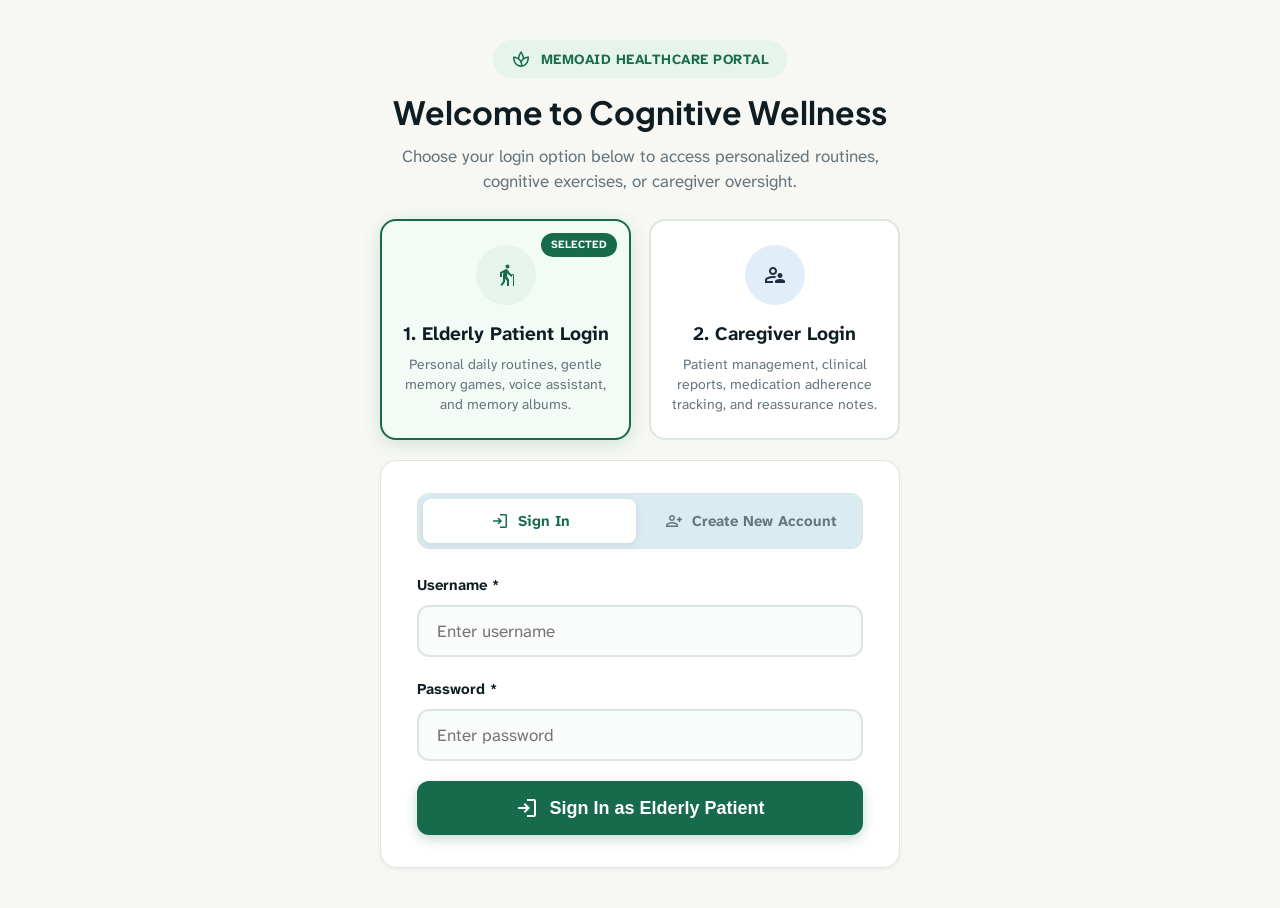
<file: web/index.html>
<!DOCTYPE html>
<html lang="en">
<head>
  <meta charset="utf-8">
  <meta name="viewport" content="width=device-width, initial-scale=1.0">
  <title>MEMOAID - Cognitive Wellness Platform</title>
  <meta name="description" content="A restorative, dignified, and ultra-legible digital sanctuary for cognitive care and caregiver oversight.">
  <link rel="stylesheet" href="styles.css">
</head>
<body class="auth-locked">

  <!-- Fixed 280px Left Sidebar -->
  <aside class="sidebar" id="sidebar">
    <div>
      <div class="sidebar-header">
        <div class="brand-icon-box">
          <span class="material-symbols-outlined">spa</span>
        </div>
        <div>
          <div class="brand-title">MEMOAID</div>
          <span class="brand-subtitle">Cognitive Wellness</span>
        </div>
      </div>

      <nav class="sidebar-nav" id="mainNav">
        <button class="nav-item" data-target="elderly-view" data-role="elderly" id="nav-home">
          <span class="material-symbols-outlined">home</span>
          <span>Home (Participant)</span>
        </button>
        <button class="nav-item" data-target="caregiver-view" data-role="caregiver" id="nav-caregiver">
          <span class="material-symbols-outlined">supervisor_account</span>
          <span>Caregiver Overview</span>
        </button>
        <button class="nav-item" data-target="games-view" data-role="elderly" id="nav-games">
          <span class="material-symbols-outlined">extension</span>
          <span>Cognitive Games</span>
        </button>
        <button class="nav-item" data-target="progress-view" data-role="elderly" id="nav-progress">
          <span class="material-symbols-outlined">trending_up</span>
          <span>My Progress</span>
        </button>
        <button class="nav-item" data-target="memory-view" data-role="elderly" id="nav-memory">
          <span class="material-symbols-outlined">psychology</span>
          <span>Memory Assistant</span>
        </button>
        <button class="nav-item" data-target="routine-view" data-role="elderly" id="nav-routine">
          <span class="material-symbols-outlined">calendar_today</span>
          <span>Daily Routine</span>
        </button>
        <button class="nav-item" data-target="settings-view" data-role="all" id="nav-settings">
          <span class="material-symbols-outlined">accessibility_new</span>
          <span>Settings</span>
        </button>
        <button class="nav-item active" data-target="login-view" data-role="all" id="nav-login">
          <span class="material-symbols-outlined">login</span>
          <span id="navLoginText">Sign In / Role</span>
        </button>
      </nav>
    </div>

    <div class="sidebar-footer">
      <div class="user-profile-badge" id="profileBadge">
        <img class="profile-avatar" src="data:image/svg+xml;utf8,<svg xmlns='http://www.w3.org/2000/svg' width='100' height='100' viewBox='0 0 100 100'><circle cx='50' cy='50' r='50' fill='%23176B4D'/><text x='50%25' y='55%25' text-anchor='middle' dominant-baseline='middle' fill='%23FFFFFF' font-family='sans-serif' font-weight='700' font-size='38'>NV</text></svg>" alt="User Profile" id="profileImg">
        <div style="flex: 1; min-width: 0;">
          <div class="profile-name" id="profileName">Guest User</div>
          <div class="profile-role" id="profileRoleLabel">
            <span class="role-dot"></span>
            <span id="roleText">Not Signed In</span>
          </div>
        </div>
      </div>
      <button class="btn-switch-view" id="btnSwitchPerspective" type="button">
        <span class="material-symbols-outlined">swap_horiz</span>
        <span id="switchBtnText">Switch to Participant</span>
      </button>
    </div>
  </aside>

  <!-- Main Content Shell -->
  <div class="main-wrapper">
    <!-- Top Header -->
    <header class="top-header">
      <div class="header-status">
        <span class="material-symbols-outlined" style="color: var(--primary);">schedule</span>
        <span id="liveClockText"></span>
        <script>
          (function() {
            function getRoutine(h) {
              if (h >= 5 && h < 9) return 'Calm Morning Routine';
              if (h >= 9 && h < 12) return 'Morning Activity Session';
              if (h >= 12 && h < 14) return 'Midday Rest & Lunch';
              if (h >= 14 && h < 17) return 'Afternoon Exercise';
              if (h >= 17 && h < 19) return 'Evening Wind-Down';
              if (h >= 19 && h < 21) return 'Night Memory Reflection';
              return 'Rest & Sleep Time';
            }
            var d = new Date(), h = d.getHours(), m = String(d.getMinutes()).padStart(2, '0');
            var ap = h >= 12 ? 'PM' : 'AM', h12 = h % 12 || 12;
            var el = document.getElementById('liveClockText');
            if (el) el.textContent = 'Today, ' + h12 + ':' + m + ' ' + ap + ' • ' + getRoutine(h);
          })();
        </script>
      </div>

      <div class="header-actions">
        <button class="btn-voice" id="btnHeaderAuth" type="button" aria-label="Sign In / Account" onclick="switchTab('login-view')">
          <span class="material-symbols-outlined" style="color: var(--primary);">account_circle</span>
          <span id="headerAuthText">Sign In</span>
        </button>
        <button class="btn-voice" id="btnVoiceAssistant" type="button" aria-label="Voice Assistant">
          <span class="material-symbols-outlined" style="color: var(--primary);">mic</span>
          <span>Voice Assistant</span>
        </button>
        <button class="btn-emergency" id="btnEmergencyHelp" type="button" aria-label="Emergency Help">
          <span class="material-symbols-outlined">emergency</span>
          <span>Emergency Help</span>
        </button>
      </div>
    </header>

    <!-- Content Workspace -->
    <main class="content-area">

      <!-- ============================================================== -->
      <!-- VIEW 0: DUAL-ROLE LOGIN & AUTHENTICATION (User Requirement #1) -->
      <!-- ============================================================== -->
      <section class="view-section active" id="view-login-view">
        <div class="auth-page-container">
          <div class="auth-header-card">
            <div class="auth-brand-badge">
              <span class="material-symbols-outlined" style="font-size: 20px;">spa</span>
              <span>MEMOAID HEALTHCARE PORTAL</span>
            </div>
            <h1 class="auth-title">Welcome to Cognitive Wellness</h1>
            <p class="auth-subtitle">Choose your login option below to access personalized routines, cognitive exercises, or caregiver oversight.</p>
          </div>

          <!-- Role Selection Cards: 1. Elderly Patient Login, 2. Caregiver Login -->
          <div class="role-selection-grid">
            <div class="role-card active" id="roleCardElderly" onclick="selectLoginRole('elderly')" role="button" tabindex="0" aria-label="1. Elderly Patient Login">
              <div class="role-icon-box elderly">
                <span class="material-symbols-outlined">elderly</span>
              </div>
              <div class="role-card-name">1. Elderly Patient Login</div>
              <div class="role-card-desc">Personal daily routines, gentle memory games, voice assistant, and memory albums.</div>
            </div>

            <div class="role-card" id="roleCardCaregiver" onclick="selectLoginRole('caregiver')" role="button" tabindex="0" aria-label="2. Caregiver Login">
              <div class="role-icon-box caregiver">
                <span class="material-symbols-outlined">supervisor_account</span>
              </div>
              <div class="role-card-name">2. Caregiver Login</div>
              <div class="role-card-desc">Patient management, clinical reports, medication adherence tracking, and reassurance notes.</div>
            </div>
          </div>

          <!-- Auth Form Card -->
          <div class="auth-card">
            <div id="authAlertBox" style="display: none;" class="auth-alert-box"></div>

            <!-- Mode Switcher: Sign In vs Create Account -->
            <div class="auth-tab-bar" role="tablist" aria-label="Authentication Mode">
              <button type="button" id="tabSignIn" class="auth-mode-tab active" onclick="setAuthMode('login')" role="tab" aria-selected="true">
                <span class="material-symbols-outlined" style="font-size: 20px;">login</span>
                <span>Sign In</span>
              </button>
              <button type="button" id="tabRegister" class="auth-mode-tab" onclick="setAuthMode('register')" role="tab" aria-selected="false">
                <span class="material-symbols-outlined" style="font-size: 20px;">person_add</span>
                <span>Create New Account</span>
              </button>
            </div>

            <form id="authLoginForm" onsubmit="handleAuthSubmit(event)">
              <div class="form-group">
                <label class="form-label" for="loginUsername">Username *</label>
                <input type="text" id="loginUsername" class="form-input" placeholder="Enter username" required autocomplete="username">
              </div>

              <div class="form-group" id="groupFullName" style="display: none;">
                <label class="form-label" for="loginFullName">Full Name *</label>
                <input type="text" id="loginFullName" class="form-input" placeholder="e.g. John Doe">
              </div>

              <div class="form-group" id="groupAge" style="display: none;">
                <label class="form-label" for="loginAge">Age (Years)</label>
                <input type="number" id="loginAge" class="form-input" placeholder="e.g. 72" min="1" max="120">
              </div>

              <div class="form-group">
                <label class="form-label" for="loginPassword">Password *</label>
                <input type="password" id="loginPassword" class="form-input" placeholder="Enter password" required autocomplete="current-password">
              </div>

              <button type="submit" class="auth-btn-submit" id="btnSubmitAuth">
                <span class="material-symbols-outlined" id="authBtnSubmitIcon">login</span>
                <span id="authBtnSubmitText">Sign In as Elderly Patient</span>
              </button>
            </form>
          </div>
        </div>
      </section>

      <!-- ============================================================== -->
      <!-- VIEW 1: CAREGIVER OVERVIEW (Default) -->
      <!-- ============================================================== -->
      <section class="view-section" id="view-caregiver-view">
        <!-- Context & Action Bar -->
        <div class="context-bar">
          <div>
            <div class="portal-tag">
              <span>Caregiver Oversight Portal</span>
              <span class="pulse-dot"></span>
              <span style="color: var(--primary);">Live Syncing</span>
            </div>

            <!-- Participant Pill -->
            <div class="participant-selector" id="caregiverActivePatientSelector">
              <img class="participant-img" id="caregiverActivePatientAvatar" src="data:image/svg+xml;utf8,<svg xmlns='http://www.w3.org/2000/svg' width='100' height='100' viewBox='0 0 100 100'><circle cx='50' cy='50' r='50' fill='%23176B4D'/><text x='50%25' y='55%25' text-anchor='middle' dominant-baseline='middle' fill='%23FFFFFF' font-family='sans-serif' font-weight='700' font-size='38'>PT</text></svg>" alt="Active Participant">
              <div>
                <div class="participant-name" id="caregiverActivePatientName">Loading Patient...</div>
                <div class="participant-status" id="caregiverActivePatientStatus">
                  <span class="pulse-dot"></span>
                  <span>Active Monitored</span>
                </div>
              </div>
            </div>
          </div>

          <div style="display: flex; gap: 12px; align-items: center; flex-wrap: wrap;">
            <button class="btn-primary" id="btnOpenAddPatient" onclick="openAddPatientModal()" type="button">
              <span class="material-symbols-outlined">person_add</span>
              <span>Add Patient</span>
            </button>
            <button class="btn-secondary" id="btnAuditLog" type="button">
              <span class="material-symbols-outlined" style="color: var(--secondary);">history_edu</span>
              <span>View Audit Log</span>
            </button>
            <button class="btn-primary" id="btnShareClinician" type="button">
              <span class="material-symbols-outlined">ios_share</span>
              <span>Share with Clinician</span>
            </button>
          </div>
        </div>

        <!-- ============================================================== -->
        <!-- CAREGIVER PATIENT MANAGEMENT (User Requirement #2)            -->
        <!-- ============================================================== -->
        <section class="card patient-management-card" id="caregiverPatientManagementSection">
          <div style="display: flex; justify-content: space-between; align-items: center; flex-wrap: wrap; gap: 14px;">
            <div>
              <div style="display: flex; align-items: center; gap: 10px;">
                <h2 style="display: flex; align-items: center; gap: 8px;">
                  <span class="material-symbols-outlined" style="color: var(--primary);">groups</span>
                  <span>Patient Management</span>
                </h2>
                <span class="badge-done" id="caregiverPatientCountBadge">1 Patient</span>
              </div>
              <p style="color: var(--text-muted); font-size: 14px; margin-top: 4px;">
                Manage participant profiles under your care. Select a patient to view their cognitive progress or add a new patient.
              </p>
            </div>
            <button class="btn-primary" onclick="openAddPatientModal()" type="button">
              <span class="material-symbols-outlined">add</span>
              <span>Add Patient</span>
            </button>
          </div>

          <!-- Patient Cards Grid -->
          <div class="patient-card-grid" id="caregiverPatientsGrid">
            <!-- Dynamically rendered by app.js -->
          </div>

          <!-- Empty State (Shown when Caregiver has 0 patients) -->
          <div class="patient-empty-state" id="caregiverNoPatients" style="display: none;">
            <div class="empty-state-icon">
              <span class="material-symbols-outlined" style="font-size: 40px; color: var(--secondary);">group_off</span>
            </div>
            <h3 style="font-size: 18px; margin-bottom: 6px;">No Patients Currently Assigned</h3>
            <p style="color: var(--text-muted); font-size: 14px; max-width: 440px; margin: 0 auto 16px;">
              You do not have any elderly participants registered under your care. Click below to add your first patient profile.
            </p>
            <button class="btn-primary" onclick="openAddPatientModal()" type="button" style="margin: 0 auto;">
              <span class="material-symbols-outlined">person_add</span>
              <span>Add Your First Patient</span>
            </button>
          </div>
        </section>

        <!-- 4-Metric KPI Grid -->
        <div class="metrics-grid">
          <!-- Metric 1: Activities Completed -->
          <div class="metric-card">
            <div class="metric-top">
              <span class="metric-label">Activities Completed</span>
              <div class="metric-icon-box green">
                <span class="material-symbols-outlined">task_alt</span>
              </div>
            </div>
            <div>
              <div class="metric-value" id="metricActivitiesVal">0 <span style="font-size: 15px; color: var(--text-muted); font-weight: 400;">/ 15 weekly</span></div>
              <div class="metric-pill green" id="metricActivitiesPill">
                <span class="material-symbols-outlined" style="font-size: 16px;">trending_up</span>
                <span id="metricActivitiesPillText">Starting fresh (0%)</span>
              </div>
            </div>
            <div class="metric-progress">
              <div class="metric-progress-bar" id="metricActivitiesBar" style="width: 0%; background-color: var(--primary);"></div>
            </div>
          </div>

          <!-- Metric 2: Average Recall Score -->
          <div class="metric-card">
            <div class="metric-top">
              <span class="metric-label">Average Recall Score</span>
              <div class="metric-icon-box blue">
                <span class="material-symbols-outlined">psychology</span>
              </div>
            </div>
            <div>
              <div class="metric-value" id="metricRecallVal">0%</div>
              <div class="metric-pill green" id="metricRecallPill">
                <span class="material-symbols-outlined" style="font-size: 16px;">arrow_upward</span>
                <span id="metricRecallPillText">No sessions yet</span>
              </div>
            </div>
            <div class="metric-progress">
              <div class="metric-progress-bar" id="metricRecallBar" style="width: 0%; background-color: var(--primary);"></div>
            </div>
          </div>

          <!-- Metric 3: Current Streak -->
          <div class="metric-card">
            <div class="metric-top">
              <span class="metric-label">Current Streak</span>
              <div class="metric-icon-box amber">
                <span class="material-symbols-outlined">local_fire_department</span>
              </div>
            </div>
            <div>
              <div class="metric-value" id="metricStreakVal">0 Days</div>
              <div class="metric-pill amber" id="metricStreakPill">
                <span class="material-symbols-outlined" style="font-size: 16px;">verified</span>
                <span id="metricStreakPillText">Start your streak today</span>
              </div>
            </div>
            <div class="metric-progress">
              <div class="metric-progress-bar" id="metricStreakBar" style="width: 0%; background-color: var(--tertiary-container);"></div>
            </div>
          </div>

          <!-- Metric 4: Last Interaction -->
          <div class="metric-card">
            <div class="metric-top">
              <span class="metric-label">Last Interaction</span>
              <div class="metric-icon-box slate">
                <span class="material-symbols-outlined">update</span>
              </div>
            </div>
            <div>
              <div class="metric-value" id="metricLastInteractionVal" style="font-size: 20px; padding-top: 6px;">No interactions yet</div>
              <div style="font-size: 14px; color: var(--secondary); margin-top: 8px; display: flex; align-items: center; gap: 6px;">
                <span style="width: 7px; height: 7px; border-radius: 50%; background-color: var(--primary);"></span>
                <span id="metricLastInteractionSub">Play a game or complete a routine to begin</span>
              </div>
            </div>
            <div class="metric-progress">
              <div class="metric-progress-bar" id="metricLastInteractionBar" style="width: 0%; background-color: var(--secondary);"></div>
            </div>
          </div>
        </div>

        <!-- 2-Column Dashboard Layout -->
        <div class="dashboard-grid">
          <!-- Left Column -->
          <div style="display: flex; flex-direction: column; gap: 28px;">
            <!-- Weekly Cognitive Trends -->
            <div class="card">
              <div style="display: flex; justify-content: space-between; align-items: flex-start; margin-bottom: 20px;">
                <div>
                  <h2>Weekly Cognitive Trends</h2>
                  <p style="color: var(--text-muted); font-size: 14px;">Assessment results averaged over the past 7 days</p>
                </div>
                <span style="padding: 4px 12px; background-color: var(--surface-container); border-radius: 9999px; font-size: 13px; font-weight: 600;">Past 7 Days</span>
              </div>

              <!-- Trend 1 -->
              <div class="trend-row">
                <div class="trend-info">
                  <span class="trend-title">
                    <span class="material-symbols-outlined" style="color: var(--primary);">cognition</span>
                    Memory &amp; Recall Retention
                  </span>
                  <span class="trend-val" id="trendMemoryVal" style="color: var(--primary);">0%</span>
                </div>
                <div class="trend-bar-bg">
                  <div class="trend-bar-fill" id="trendMemoryBar" style="width: 0%; background-color: var(--primary);"></div>
                </div>
                <div class="trend-desc" id="trendMemoryDesc">No memory exercises recorded yet</div>
              </div>

              <!-- Trend 2 -->
              <div class="trend-row">
                <div class="trend-info">
                  <span class="trend-title">
                    <span class="material-symbols-outlined" style="color: var(--secondary);">filter_center_focus</span>
                    Sustained Attention &amp; Focus
                  </span>
                  <span class="trend-val" id="trendAttentionVal" style="color: var(--secondary);">0%</span>
                </div>
                <div class="trend-bar-bg">
                  <div class="trend-bar-fill" id="trendAttentionBar" style="width: 0%; background-color: var(--secondary);"></div>
                </div>
                <div class="trend-desc" id="trendAttentionDesc">No spatial or attention games recorded yet</div>
              </div>

              <!-- Trend 3 -->
              <div class="trend-row">
                <div class="trend-info">
                  <span class="trend-title">
                    <span class="material-symbols-outlined" style="color: var(--primary-fixed-dim);">translate</span>
                    Language &amp; Semantic Fluency
                  </span>
                  <span class="trend-val" id="trendLanguageVal" style="color: var(--primary);">0%</span>
                </div>
                <div class="trend-bar-bg">
                  <div class="trend-bar-fill" id="trendLanguageBar" style="width: 0%; background-color: var(--primary);"></div>
                </div>
                <div class="trend-desc" id="trendLanguageDesc">No word exercises recorded yet</div>
              </div>

              <!-- Trend 4 -->
              <div class="trend-row">
                <div class="trend-info">
                  <span class="trend-title">
                    <span class="material-symbols-outlined" style="color: var(--tertiary-container);">account_tree</span>
                    Executive Function &amp; Problem Solving
                  </span>
                  <span class="trend-val" id="trendExecutiveVal" style="color: var(--tertiary);">0%</span>
                </div>
                <div class="trend-bar-bg">
                  <div class="trend-bar-fill" id="trendExecutiveBar" style="width: 0%; background-color: var(--tertiary-container);"></div>
                </div>
                <div class="trend-desc" id="trendExecutiveDesc">No pattern exercises recorded yet</div>
              </div>

              <!-- Clinician Summary Note -->
              <div class="clinician-strip">
                <div style="display: flex; align-items: center; gap: 12px;">
                  <div style="width: 38px; height: 38px; border-radius: 50%; background: var(--primary-fixed); display: flex; align-items: center; justify-content: center; color: var(--primary);">
                    <span class="material-symbols-outlined">insights</span>
                  </div>
                  <div>
                    <div style="font-weight: 600; font-size: 14px;">Clinician Summary Note</div>
                    <div style="font-size: 13px; color: var(--text-muted);">Dr. Martinez verified overall stability. Next scheduled sync: June 4.</div>
                  </div>
                </div>
                <button class="btn-secondary" style="min-height: 38px; padding: 6px 14px; font-size: 13px;" id="btnOpenClinicianModal">Read Note</button>
              </div>
            </div>

            <!-- Recent Participant Activity Audit Log -->
            <div class="card">
              <div style="display: flex; justify-content: space-between; align-items: center; margin-bottom: 16px;">
                <div>
                  <h2>Recent Participant Activity</h2>
                  <p style="color: var(--text-muted); font-size: 14px;">Chronological interaction history and verification</p>
                </div>
                <span style="font-size: 13px; color: var(--primary); font-weight: 600;">Live Auto-Update</span>
              </div>

              <div class="activity-list" id="caregiverRecentActivityList">
                <!-- Activity 1 -->
                <div class="activity-item">
                  <div class="activity-left">
                    <div class="activity-icon-box">
                      <span class="material-symbols-outlined">spellcheck</span>
                    </div>
                    <div>
                      <div class="activity-name">Word Recall Match (Level 3)</div>
                      <div class="activity-meta">Today • 10:45 AM • Duration 8m 12s</div>
                    </div>
                  </div>
                  <div class="activity-right">
                    <div>
                      <div class="activity-score">Score: 92/100</div>
                      <div class="activity-meta">Zero hint used</div>
                    </div>
                    <span class="material-symbols-outlined" style="color: var(--primary);">check_circle</span>
                  </div>
                </div>

                <!-- Activity 2 -->
                <div class="activity-item">
                  <div class="activity-left">
                    <div class="activity-icon-box">
                      <span class="material-symbols-outlined">medication</span>
                    </div>
                    <div>
                      <div class="activity-name">Morning Blood Pressure Medication</div>
                      <div class="activity-meta">Today • 08:30 AM • Verified via Voice Prompt</div>
                    </div>
                  </div>
                  <div class="activity-right">
                    <div>
                      <div class="activity-score">Confirmed</div>
                      <div class="activity-meta">On schedule</div>
                    </div>
                    <span class="material-symbols-outlined" style="color: var(--primary);">check_circle</span>
                  </div>
                </div>

                <!-- Activity 3 -->
                <div class="activity-item">
                  <div class="activity-left">
                    <div class="activity-icon-box">
                      <span class="material-symbols-outlined" style="color: var(--secondary);">directions_walk</span>
                    </div>
                    <div>
                      <div class="activity-name">Garden Morning Walk Routine</div>
                      <div class="activity-meta">Today • 07:45 AM • 24 mins recorded</div>
                    </div>
                  </div>
                  <div class="activity-right">
                    <div>
                      <div class="activity-score" style="color: var(--on-surface);">Completed</div>
                      <div class="activity-meta">1,420 steps</div>
                    </div>
                    <span class="material-symbols-outlined" style="color: var(--primary);">check_circle</span>
                  </div>
                </div>

                <!-- Activity 4 -->
                <div class="activity-item">
                  <div class="activity-left">
                    <div class="activity-icon-box">
                      <span class="material-symbols-outlined" style="color: var(--primary);">view_quilt</span>
                    </div>
                    <div>
                      <div class="activity-name">Spatial Tile Ordering Puzzle</div>
                      <div class="activity-meta">Yesterday • 04:15 PM • Duration 12m 40s</div>
                    </div>
                  </div>
                  <div class="activity-right">
                    <div>
                      <div class="activity-score" style="color: var(--on-surface);">Score: 84/100</div>
                      <div class="activity-meta">1 audio prompt</div>
                    </div>
                    <span class="material-symbols-outlined" style="color: var(--primary);">check_circle</span>
                  </div>
                </div>
              </div>
            </div>
          </div>

          <!-- Right Column -->
          <div style="display: flex; flex-direction: column; gap: 28px;">
            <!-- Daily Adherence Checklist -->
            <div class="card">
              <div style="display: flex; justify-content: space-between; align-items: center;">
                <div>
                  <h2>Daily Adherence</h2>
                  <p style="color: var(--text-muted); font-size: 14px;">Live routine completion monitoring</p>
                </div>
                <span class="badge-done adherence-pct-pill" style="font-size: 13px;">75% Complete</span>
              </div>

              <div class="routine-list" id="caregiverRoutineList">
                <div class="routine-item">
                  <div style="display: flex; align-items: center; gap: 12px;">
                    <div class="routine-check-box">
                      <span class="material-symbols-outlined" style="font-size: 18px;">check</span>
                    </div>
                    <div>
                      <div style="font-weight: 600; font-size: 15px;">Morning Garden Walk</div>
                      <div style="font-size: 13px; color: var(--text-muted);">7:30 AM • Recorded</div>
                    </div>
                  </div>
                  <span class="badge-done">Done</span>
                </div>
              </div>
            </div>

            <!-- Stored Memory Anchors -->
            <div class="card">
              <div style="display: flex; justify-content: space-between; align-items: center;">
                <div>
                  <h2>Stored Memory Anchors</h2>
                  <p style="color: var(--text-muted); font-size: 14px;">Active familiar memory prompts logged</p>
                </div>
                <button class="btn-secondary" style="min-height: 36px; padding: 6px 12px; font-size: 13px;" id="btnAddMemoryAnchor" onclick="openAddMemoryModal()">
                  <span class="material-symbols-outlined" style="font-size: 18px; color: var(--primary);">add_photo_alternate</span>
                  <span>Add New</span>
                </button>
              </div>

              <div class="memories-grid" id="caregiverMemoryThumbs">
              </div>

              <div style="display: flex; justify-content: space-between; align-items: center; margin-top: 14px; font-size: 13px; color: var(--text-muted);">
                <span>Last recall prompt tested 2 days ago</span>
                <span style="color: var(--primary); font-weight: 600;">96% Recognition</span>
              </div>
            </div>

            <!-- Caregiver Reassurance Box -->
            <div class="caregiver-action-card">
              <div style="display: flex; align-items: center; gap: 8px; margin-bottom: 8px;">
                <span class="material-symbols-outlined" style="color: var(--primary); font-size: 26px;">favorite</span>
                <h3>Caregiver Actions &amp; Reassurance</h3>
              </div>
              <p style="color: var(--text-muted); font-size: 14px; margin-bottom: 16px;" id="caregiverReassuranceDesc">
                Send a digital note that will appear gently on the participant's home screen, or adjust reminder schedules.
              </p>
              <div style="display: flex; flex-direction: column; gap: 10px;">
                <button class="btn-primary" style="width: 100%; justify-content: center;" id="btnLeaveNote">
                  <span class="material-symbols-outlined">sticky_note_2</span>
                  <span id="btnLeaveWarmNoteText">Leave a Warm Reassurance Note</span>
                </button>
                <button class="btn-secondary" style="width: 100%; justify-content: center;" id="btnUpdateReminders">
                  <span class="material-symbols-outlined" style="color: var(--secondary);">notifications_active</span>
                  <span>Update Medication Reminders</span>
                </button>
              </div>
            </div>
          </div>
        </div>
      </section>

      <!-- ============================================================== -->
      <!-- VIEW 2: PARTICIPANT / ELDERLY DASHBOARD -->
      <!-- ============================================================== -->
      <section class="view-section" id="view-elderly-view">
        <div style="margin-bottom: 24px; display: flex; justify-content: space-between; align-items: center; flex-wrap: wrap; gap: 16px;">
          <div>
            <h1 style="font-size: 34px; margin-bottom: 6px;" id="elderlyGreetingTitle">Good morning ☀️</h1>
            <p style="color: var(--text-muted); font-size: 18px;">Let's make today's memory journey joyful, calm, and reassuring.</p>
          </div>
          <button class="btn-elderly-caregiver-overview" id="btnElderlyCaregiverOverview" onclick="openCaregiverOverviewFromElderly()" type="button" aria-label="View Caregiver Overview" style="display: none;">
            <span class="material-symbols-outlined">supervisor_account</span>
            <span>Caregiver Overview</span>
          </button>
        </div>

        <!-- Live Warm Caregiver Note Banner -->
        <div id="elderlyWarmNoteContainer"></div>

        <!-- Participant Daily Highlight Banner -->
        <div class="card" style="background: linear-gradient(135deg, #176B4D 0%, #1F3042 100%); color: #ffffff; padding: 32px; margin-bottom: 28px;">
          <div style="display: flex; justify-content: space-between; align-items: center; flex-wrap: wrap; gap: 20px;">
            <div style="max-width: 620px;">
              <span style="background: rgba(255,255,255,0.18); padding: 4px 12px; border-radius: 9999px; font-size: 13px; font-weight: 600; text-transform: uppercase;">Daily Recommended</span>
              <h2 style="color: #ffffff; font-size: 26px; margin: 12px 0 8px;">Morning Garden Word Matching</h2>
              <p style="color: #E4F3FB; font-size: 16px; margin-bottom: 18px;">A 5-minute gentle memory exercise with familiar flower names and garden tools you love.</p>
              <button class="btn-primary" style="background: #A4F3CC; color: #002114; font-weight: 700;" onclick="launchCardMemoryGame()">
                <span class="material-symbols-outlined">play_arrow</span>
                <span>Play Today's Exercise</span>
              </button>
            </div>
            <div style="width: 140px; height: 140px; border-radius: 50%; background: rgba(255,255,255,0.1); display: flex; align-items: center; justify-content: center;">
              <span class="material-symbols-outlined" style="font-size: 72px; color: #A4F3CC;">psychology</span>
            </div>
          </div>
        </div>

        <!-- Participant 3-Tile Action Hub -->
        <div style="display: grid; grid-template-columns: repeat(auto-fit, minmax(280px, 1fr)); gap: 24px; margin-bottom: 32px;">
          <div class="card" style="cursor: pointer;" onclick="switchTab('games-view')">
            <div class="metric-icon-box green" style="width: 48px; height: 48px; border-radius: 12px; margin-bottom: 16px;">
              <span class="material-symbols-outlined" style="font-size: 28px;">extension</span>
            </div>
            <h3>Cognitive Games</h3>
            <p style="color: var(--text-muted); font-size: 14px; margin: 8px 0 16px;">Fun exercises to stimulate word recall, attention, and visual matching.</p>
            <span style="color: var(--primary); font-weight: 600; display: inline-flex; align-items: center; gap: 4px;">Explore 3 Games &rarr;</span>
          </div>

          <div class="card" style="cursor: pointer;" onclick="switchTab('memory-view')">
            <div class="metric-icon-box amber" style="width: 48px; height: 48px; border-radius: 12px; margin-bottom: 16px;">
              <span class="material-symbols-outlined" style="font-size: 28px;">auto_stories</span>
            </div>
            <h3>Memory Photo Album</h3>
            <p style="color: var(--text-muted); font-size: 14px; margin: 8px 0 16px;">Revisit cherished family moments, pets, and favorite places with voice stories.</p>
            <span style="color: var(--tertiary); font-weight: 600; display: inline-flex; align-items: center; gap: 4px;">View Memories &rarr;</span>
          </div>

          <div class="card" style="cursor: pointer;" onclick="switchTab('routine-view')">
            <div class="metric-icon-box blue" style="width: 48px; height: 48px; border-radius: 12px; margin-bottom: 16px;">
              <span class="material-symbols-outlined" style="font-size: 28px;">calendar_today</span>
            </div>
            <h3>Today's Routine</h3>
            <p style="color: var(--text-muted); font-size: 14px; margin: 8px 0 16px;">Gentle reminders for hydration, walking, and prescription schedules.</p>
            <span style="color: var(--secondary); font-weight: 600; display: inline-flex; align-items: center; gap: 4px;">Check Schedule &rarr;</span>
          </div>
        </div>
      </section>

      <!-- ============================================================== -->
      <!-- VIEW 3: COGNITIVE GAMES HUB -->
      <!-- ============================================================== -->
      <section class="view-section" id="view-games-view">
        <div style="margin-bottom: 24px;">
          <h1>Cognitive Training Games</h1>
          <p style="color: var(--text-muted); font-size: 16px;">Scientifically designed exercises to exercise recall, spatial reasoning, and attention.</p>
        </div>

        <div class="games-grid">
          <!-- Game 1 -->
          <div class="game-card">
            <div>
              <div class="game-icon-circle" style="background-color: var(--primary-light-bg); color: var(--primary);">
                <span class="material-symbols-outlined">style</span>
              </div>
              <h3>Card Memory Match</h3>
              <p style="color: var(--text-muted); font-size: 14px; margin: 8px 0 16px;">Flip cards to reveal matching pictures of nature, fruits, and daily items.</p>
              <div style="display: flex; gap: 8px; margin-bottom: 18px;">
                <span class="badge-done">Recall</span>
                <span class="badge-upcoming">Level 1 - 3</span>
              </div>
            </div>
            <button class="btn-primary" onclick="launchGame('Card Memory Match')">Play Game</button>
          </div>

          <!-- Game 2 -->
          <div class="game-card">
            <div>
              <div class="game-icon-circle" style="background-color: var(--secondary-container); color: var(--secondary-dark);">
                <span class="material-symbols-outlined">view_quilt</span>
              </div>
              <h3>Spatial Pattern Match</h3>
              <p style="color: var(--text-muted); font-size: 14px; margin: 8px 0 16px;">Remember the sequence of highlighted squares and repeat them comfortably.</p>
              <div style="display: flex; gap: 8px; margin-bottom: 18px;">
                <span class="badge-done">Attention</span>
                <span class="badge-upcoming">Adaptive</span>
              </div>
            </div>
            <button class="btn-primary" onclick="launchGame('Spatial Pattern Match')">Play Game</button>
          </div>

          <!-- Game 3 -->
          <div class="game-card">
            <div>
              <div class="game-icon-circle" style="background-color: var(--tertiary-fixed); color: var(--tertiary);">
                <span class="material-symbols-outlined">photo_library</span>
              </div>
              <h3>Picture Recall Quiz</h3>
              <p style="color: var(--text-muted); font-size: 14px; margin: 8px 0 16px;">Observe an image for 10 seconds, then identify which details you remember.</p>
              <div style="display: flex; gap: 8px; margin-bottom: 18px;">
                <span class="badge-done">Visual Focus</span>
                <span class="badge-upcoming">Personalized</span>
              </div>
            </div>
            <button class="btn-primary" onclick="launchGame('Picture Recall Quiz')">Play Game</button>
          </div>
        </div>
      </section>

      <!-- ============================================================== -->
      <!-- VIEW 4: MY PROGRESS -->
      <!-- ============================================================== -->
      <section class="view-section" id="view-progress-view">
        <div style="margin-bottom: 24px;">
          <h1>Cognitive Progress &amp; Milestones</h1>
          <p style="color: var(--text-muted); font-size: 16px;">Longitudinal tracking across memory stability, reaction speed, and daily engagement.</p>
        </div>

        <div class="card" style="margin-bottom: 24px;">
          <h3>30-Day Cognitive Vitality Score</h3>
          <p style="color: var(--text-muted); font-size: 14px; margin-bottom: 20px;">Aggregated across memory games, routine responses, and speech clarity.</p>
          <div style="display: flex; align-items: baseline; gap: 12px;">
            <div style="font-family: var(--font-headline); font-size: 48px; font-weight: 700; color: var(--primary);" id="progressVitalityScore">0.0</div>
            <span class="badge-done" style="font-size: 14px;" id="progressVitalityBadge">New Profile • No sessions yet</span>
          </div>
          <div class="metric-progress" style="height: 10px; margin-top: 16px;">
            <div class="metric-progress-bar" id="progressVitalityBar" style="width: 0%; background-color: var(--primary);"></div>
          </div>
        </div>

        <div class="card">
          <h3>Recent Cognitive Milestones</h3>
          <div class="activity-list" style="margin-top: 14px;" id="progressMilestonesList">
            <div class="activity-item">
              <div class="activity-left">
                <div class="activity-icon-box" style="background-color: var(--surface-container); color: var(--secondary);">
                  <span class="material-symbols-outlined">flag</span>
                </div>
                <div>
                  <div class="activity-name">Welcome to Cognitive Wellness</div>
                  <div class="activity-meta">Play your first cognitive training game to unlock your milestones!</div>
                </div>
              </div>
              <span class="badge-upcoming">Get Started</span>
            </div>
          </div>
        </div>
      </section>

      <!-- ============================================================== -->
      <!-- VIEW 5: MEMORY ASSISTANT & ANCHORS -->
      <!-- ============================================================== -->
      <section class="view-section" id="view-memory-view">
        <div style="margin-bottom: 24px; display: flex; justify-content: space-between; align-items: center;">
          <div>
            <h1>Memory Anchors &amp; Stories</h1>
            <p style="color: var(--text-muted); font-size: 16px;">Personal photos and memories used to gently reinforce recall and emotional grounding.</p>
          </div>
          <button class="btn-primary" onclick="openAddMemoryModal()">
            <span class="material-symbols-outlined">add_photo_alternate</span>
            <span>Upload Memory</span>
          </button>
        </div>

        <div style="display: grid; grid-template-columns: repeat(auto-fit, minmax(300px, 1fr)); gap: 24px;" id="memoryAnchorsGallery">
          <div style="grid-column: 1 / -1; text-align: center; padding: 48px 20px; color: var(--text-muted); font-size: 15px;">
            <span class="material-symbols-outlined" style="font-size: 52px; color: var(--secondary); display: block; margin-bottom: 12px;">photo_library</span>
            <strong style="font-size: 18px; color: var(--on-surface); display: block; margin-bottom: 6px;">No Memory Anchors Uploaded Yet</strong>
            <span>Personal family photos, pets, and favorite places uploaded for this participant will appear here.</span>
          </div>
        </div>
      </section>

      <!-- ============================================================== -->
      <!-- VIEW 6: DAILY ROUTINE & REMINDERS -->
      <!-- ============================================================== -->
      <section class="view-section" id="view-routine-view">
        <div style="margin-bottom: 24px; display: flex; justify-content: space-between; align-items: center;">
          <div>
            <h1>Daily Routine &amp; Medication Schedule</h1>
            <p style="color: var(--text-muted); font-size: 16px;">Scheduled touchpoints designed to keep days structured, predictable, and stress-free.</p>
          </div>
          <button class="btn-primary" onclick="openAddReminderModal()">
            <span class="material-symbols-outlined">add</span>
            <span>Add Reminder</span>
          </button>
        </div>

        <div class="card">
          <div class="routine-list" id="interactiveRoutineList">
            <!-- Item 1 -->
            <div class="routine-item">
              <div style="display: flex; align-items: center; gap: 14px;">
                <div class="routine-check-box">
                  <span class="material-symbols-outlined" style="font-size: 20px;">check</span>
                </div>
                <div>
                  <div style="font-weight: 600; font-size: 16px;">Morning Garden Walk</div>
                  <div style="font-size: 14px; color: var(--text-muted);">07:30 AM • 24 minutes recorded (1,420 steps)</div>
                </div>
              </div>
              <span class="badge-done">Completed</span>
            </div>

            <!-- Item 2 -->
            <div class="routine-item">
              <div style="display: flex; align-items: center; gap: 14px;">
                <div class="routine-check-box">
                  <span class="material-symbols-outlined" style="font-size: 20px;">check</span>
                </div>
                <div>
                  <div style="font-weight: 600; font-size: 16px;">Blood Pressure Medication (Lisinopril 10mg)</div>
                  <div style="font-size: 14px; color: var(--text-muted);">08:30 AM • Confirmed via Voice Response</div>
                </div>
              </div>
              <span class="badge-done">Confirmed</span>
            </div>

            <!-- Item 3 -->
            <div class="routine-item">
              <div style="display: flex; align-items: center; gap: 14px;">
                <div class="routine-check-box">
                  <span class="material-symbols-outlined" style="font-size: 20px;">check</span>
                </div>
                <div>
                  <div style="font-weight: 600; font-size: 16px;">Word Recall Exercise</div>
                  <div style="font-size: 14px; color: var(--text-muted);">10:30 AM • Score 92/100</div>
                </div>
              </div>
              <span class="badge-done">Completed</span>
            </div>

            <!-- Item 4 -->
            <div class="routine-item upcoming">
              <div style="display: flex; align-items: center; gap: 14px;">
                <div class="routine-check-box pending">
                  <span class="material-symbols-outlined" style="font-size: 20px;">schedule</span>
                </div>
                <div>
                  <div style="font-weight: 600; font-size: 16px;">Afternoon Hydration &amp; Tea</div>
                  <div style="font-size: 14px; color: var(--text-muted);">02:00 PM • Prompt scheduled with gentle chime</div>
                </div>
              </div>
              <button class="btn-secondary" style="min-height: 36px; padding: 4px 12px; font-size: 13px;" onclick="markRoutineDone(this)">Mark Complete</button>
            </div>

            <!-- Item 5 -->
            <div class="routine-item upcoming">
              <div style="display: flex; align-items: center; gap: 14px;">
                <div class="routine-check-box pending">
                  <span class="material-symbols-outlined" style="font-size: 20px;">schedule</span>
                </div>
                <div>
                  <div style="font-weight: 600; font-size: 16px;">Evening Family Phone Call</div>
                  <div style="font-size: 14px; color: var(--text-muted);">06:30 PM • Evening Family / Caregiver Check-In</div>
                </div>
              </div>
              <span class="badge-upcoming">Scheduled</span>
            </div>
          </div>
        </div>
      </section>

      <!-- ============================================================== -->
      <!-- VIEW 7: SETTINGS & ACCESSIBILITY -->
      <!-- ============================================================== -->
      <section class="view-section" id="view-settings-view">
        <div style="margin-bottom: 24px;">
          <h1>Settings &amp; Accessibility (WCAG AAA)</h1>
          <p style="color: var(--text-muted); font-size: 16px;">Tailor visual readability, sound prompts, and voice speed for maximum cognitive comfort.</p>
        </div>

        <div style="display: flex; flex-direction: column; gap: 20px; max-width: 720px;">
          <!-- Account & Session Section (User Requirements #5 & #6) -->
          <div class="card" style="border: 2px solid var(--outline-border);">
            <div style="display: flex; justify-content: space-between; align-items: center; flex-wrap: wrap; gap: 14px; margin-bottom: 16px;">
              <div>
                <h3 style="display: flex; align-items: center; gap: 8px;">
                  <span class="material-symbols-outlined" style="color: var(--primary);">manage_accounts</span>
                  <span>Account &amp; Authenticated Session</span>
                </h3>
                <p style="color: var(--text-muted); font-size: 14px; margin-top: 4px;">Current session details, permissions, and logout</p>
              </div>
              <button class="btn-logout" id="btnSettingsLogout" onclick="handleLogout()" type="button" aria-label="Log Out from Session">
                <span class="material-symbols-outlined">logout</span>
                <span>Log Out</span>
              </button>
            </div>

            <div class="account-badge-card" id="settingsAccountCard">
              <div>
                <div style="font-size: 13px; text-transform: uppercase; letter-spacing: 0.5px; opacity: 0.85;" id="settingsRoleType">Session: Not Authenticated</div>
                <div style="font-size: 22px; font-weight: 700; margin: 4px 0;" id="settingsUserName">Guest User</div>
                <div style="font-size: 14px; opacity: 0.9;" id="settingsUserMeta">Sign in to access personalized data</div>
              </div>
              <div style="display: flex; gap: 10px; flex-wrap: wrap;">
                <button class="btn-secondary" style="background: rgba(255,255,255,0.18); color: #ffffff; border: 1px solid rgba(255,255,255,0.35); min-height: 42px;" onclick="switchTab('login-view')">
                  <span class="material-symbols-outlined" style="font-size: 18px;">swap_horiz</span>
                  <span>Switch Role</span>
                </button>
              </div>
            </div>
          </div>

          <!-- Caregiver Danger Zone (User Requirement #3: Account Deletion) -->
          <div class="card danger-zone-card" id="caregiverDangerZoneCard" style="display: none; border: 1.5px solid #FFDAD6; background: #FFF8F7;">
            <div style="display: flex; justify-content: space-between; align-items: center; flex-wrap: wrap; gap: 14px;">
              <div>
                <h3 style="color: #BA1A1A; display: flex; align-items: center; gap: 8px;">
                  <span class="material-symbols-outlined" style="color: #BA1A1A;">warning</span>
                  <span>Caregiver Account Deletion</span>
                </h3>
                <p style="color: var(--text-muted); font-size: 14px; margin-top: 4px;">
                  Permanently delete your caregiver account. Your assigned patients will be safely unlinked and their records preserved.
                </p>
              </div>
              <button class="btn-danger" id="btnDeleteCaregiverAccount" onclick="confirmDeleteCaregiverAccount()" type="button" aria-label="Delete Caregiver Account">
                <span class="material-symbols-outlined">delete_forever</span>
                <span>Delete Account</span>
              </button>
            </div>
          </div>

          <div class="card">
            <h3>Visual Accessibility</h3>
            <div style="margin-top: 16px; display: flex; flex-direction: column; gap: 16px;">
              <div style="display: flex; justify-content: space-between; align-items: center;">
                <div>
                  <div style="font-weight: 600;">Text Sizing Mode</div>
                  <div style="font-size: 13px; color: var(--text-muted);">Adjust baseline font scale across all panels</div>
                </div>
                <select id="textSizeSelect" style="padding: 8px 14px; border-radius: 8px; border: 1px solid var(--outline-border); font-size: 15px;">
                  <option value="standard">Standard (16px / 18px)</option>
                  <option value="large">Large (20px / 22px)</option>
                  <option value="xlarge">Extra Large (24px)</option>
                </select>
              </div>

              <div style="display: flex; justify-content: space-between; align-items: center;">
                <div>
                  <div style="font-weight: 600;">High Contrast Mode</div>
                  <div style="font-size: 13px; color: var(--text-muted);">Enforce maximum contrast borders and pure dark slate text</div>
                </div>
                <input type="checkbox" id="chkContrast" style="width: 22px; height: 22px; accent-color: var(--primary);">
              </div>
            </div>
          </div>

          <div class="card">
            <h3>Voice Assistant Preferences</h3>
            <div style="margin-top: 16px; display: flex; flex-direction: column; gap: 16px;">
              <div style="display: flex; justify-content: space-between; align-items: center;">
                <div>
                  <div style="font-weight: 600;">Speech Rate / Pacing</div>
                  <div style="font-size: 13px; color: var(--text-muted);">Unhurried, calm conversational pacing</div>
                </div>
                <select style="padding: 8px 14px; border-radius: 8px; border: 1px solid var(--outline-border); font-size: 15px;">
                  <option>Calm &amp; Gentle (0.85x speed)</option>
                  <option>Standard (1.0x speed)</option>
                </select>
              </div>
            </div>
          </div>
        </div>
      </section>

    </main>
  </div>

  <!-- Shared Interactive Modals -->
  <div class="modal-backdrop" id="genericModal" style="display: none;">
    <div class="modal-content">
      <div style="display: flex; justify-content: space-between; align-items: center; margin-bottom: 16px;">
        <h2 id="modalTitle">Modal</h2>
        <button onclick="closeModal()" style="border: none; background: none; cursor: pointer; font-size: 24px; color: var(--text-muted);">&times;</button>
      </div>
      <div id="modalBody" style="font-size: 15px; color: var(--on-surface-variant); line-height: 1.6; margin-bottom: 24px;"></div>
      <div style="display: flex; justify-content: flex-end; gap: 12px;">
        <button class="btn-secondary" onclick="closeModal()">Close</button>
        <button class="btn-primary" id="modalConfirmBtn" onclick="closeModal()">Confirm</button>
      </div>
    </div>
  </div>

  <!-- Add Patient Modal (User Requirement #2) -->
  <div class="modal-backdrop" id="addPatientModal" style="display: none;">
    <div class="modal-content" style="max-width: 520px;">
      <div style="display: flex; justify-content: space-between; align-items: center; margin-bottom: 16px;">
        <h2 style="display: flex; align-items: center; gap: 8px; font-size: 20px;">
          <span class="material-symbols-outlined" style="color: var(--primary);">person_add</span>
          <span>Add New Patient</span>
        </h2>
        <button onclick="closeAddPatientModal()" style="border: none; background: none; cursor: pointer; font-size: 24px; color: var(--text-muted);">&times;</button>
      </div>
      <div id="addPatientAlert" style="display: none;" class="auth-alert-box"></div>
      <form id="addPatientForm" onsubmit="handleAddPatientSubmit(event)">
        <div class="form-group" style="margin-bottom: 14px;">
          <label class="form-label" for="newPatientName">Patient Full Name *</label>
          <input type="text" id="newPatientName" class="form-input" placeholder="e.g. Arthur Pendelton" required>
        </div>
        <div class="form-group" style="margin-bottom: 14px;">
          <label class="form-label" for="newPatientUsername">Username (Login Handle) *</label>
          <input type="text" id="newPatientUsername" class="form-input" placeholder="e.g. arthur74" required autocomplete="off">
        </div>
        <div style="display: grid; grid-template-columns: 1fr 1fr; gap: 12px; margin-bottom: 14px;">
          <div class="form-group">
            <label class="form-label" for="newPatientAge">Age (Years) *</label>
            <input type="number" id="newPatientAge" class="form-input" placeholder="e.g. 74" min="1" max="120" value="74" required>
          </div>
          <div class="form-group">
            <label class="form-label" for="newPatientPassword">Password *</label>
            <input type="password" id="newPatientPassword" class="form-input" placeholder="Default: password123" value="password123" required>
          </div>
        </div>
        <div class="form-group" style="margin-bottom: 20px;">
          <label class="form-label" for="newPatientRelationship">Relationship / Care Notes (Optional)</label>
          <input type="text" id="newPatientRelationship" class="form-input" placeholder="e.g. Father, Client, Recovering from memory fatigue">
        </div>
        <div style="display: flex; justify-content: flex-end; gap: 12px;">
          <button type="button" class="btn-secondary" onclick="closeAddPatientModal()">Cancel</button>
          <button type="submit" class="btn-primary" id="btnSubmitAddPatient">
            <span class="material-symbols-outlined">save</span>
            <span id="btnSubmitAddPatientText">Save Patient</span>
          </button>
        </div>
      </form>
    </div>
  </div>

  <!-- Delete Patient Confirmation Modal (User Requirement #2) -->
  <div class="modal-backdrop" id="deletePatientModal" style="display: none;">
    <div class="modal-content" style="max-width: 480px;">
      <div style="display: flex; align-items: center; gap: 12px; margin-bottom: 16px;">
        <div style="width: 44px; height: 44px; border-radius: 50%; background: #FFDAD6; color: #BA1A1A; display: flex; align-items: center; justify-content: center; flex-shrink: 0;">
          <span class="material-symbols-outlined" style="font-size: 26px;">delete_forever</span>
        </div>
        <div>
          <h2 style="font-size: 20px; color: #BA1A1A;">Delete Patient</h2>
          <span style="font-size: 13px; color: var(--text-muted);">Irreversible Action</span>
        </div>
      </div>
      <p style="font-size: 15px; color: var(--on-surface); line-height: 1.6; margin-bottom: 16px; font-weight: 500;">
        Are you sure you want to delete this patient? This action cannot be undone.
      </p>
      <div id="deletePatientTargetBox" style="background: var(--surface-container-low); border: 1px solid var(--outline-border); padding: 12px 16px; border-radius: var(--radius-sm); margin-bottom: 20px; font-weight: 600;">
        Patient: <span id="deletePatientTargetName">Patient Name</span>
      </div>
      <div style="display: flex; justify-content: flex-end; gap: 12px;">
        <button type="button" class="btn-secondary" onclick="closeDeletePatientModal()">Cancel</button>
        <button type="button" class="btn-danger" id="btnConfirmDeletePatientAction" onclick="executeDeletePatient()">
          <span class="material-symbols-outlined">delete</span>
          <span>Delete Patient</span>
        </button>
      </div>
    </div>
  </div>

  <!-- Delete Caregiver Account Confirmation Modal (User Requirement #3) -->
  <div class="modal-backdrop" id="deleteCaregiverModal" style="display: none;">
    <div class="modal-content" style="max-width: 500px;">
      <div style="display: flex; align-items: center; gap: 12px; margin-bottom: 16px;">
        <div style="width: 44px; height: 44px; border-radius: 50%; background: #FFDAD6; color: #BA1A1A; display: flex; align-items: center; justify-content: center; flex-shrink: 0;">
          <span class="material-symbols-outlined" style="font-size: 28px;">warning</span>
        </div>
        <div>
          <h2 style="font-size: 20px; color: #BA1A1A;">Delete Caregiver Account</h2>
          <span style="font-size: 13px; color: var(--text-muted);">Permanent Account Removal</span>
        </div>
      </div>
      <div style="background: #FFF5F5; border-left: 4px solid #BA1A1A; padding: 12px 14px; border-radius: 4px; margin-bottom: 16px; font-size: 14px; line-height: 1.5; color: #93000A;">
        <strong>Warning:</strong> Are you sure you want to delete your caregiver account? All your caregiver settings will be permanently removed. Your assigned patients will be safely unlinked. This action cannot be undone.
      </div>
      <p style="font-size: 14px; color: var(--text-muted); margin-bottom: 20px;">
        After account deletion, your session will be cleared and you will be returned to the Login screen.
      </p>
      <div style="display: flex; justify-content: flex-end; gap: 12px;">
        <button type="button" class="btn-secondary" onclick="closeDeleteCaregiverModal()">Cancel</button>
        <button type="button" class="btn-danger" id="btnConfirmDeleteCaregiverAction" onclick="executeDeleteCaregiverAccount()">
          <span class="material-symbols-outlined">delete_forever</span>
          <span>Permanently Delete Account</span>
        </button>
      </div>
    </div>
  </div>

  <script src="jspdf.umd.min.js"></script>
  <script src="api.js"></script>
  <script src="app.js"></script>
</body>
</html>
</file>
<file: web/styles.css>
/* ==========================================================================
   MEMOAID - Cognitive Wellness Design System
   Matches DESIGN.md specifications & WCAG AAA compliance standards
   ========================================================================== */

@import url('https://fonts.googleapis.com/css2?family=Atkinson+Hyperlegible+Next:ital,wght@0,400..700;1,400..700&family=Plus+Jakarta+Sans:ital,wght@0,500;0,600;0,700;1,500;1,600&display=swap');
@import url('https://fonts.googleapis.com/css2?family=Material+Symbols+Outlined:opsz,wght,FILL,GRAD@24,400,0,0');
@import url('https://fonts.googleapis.com/css2?family=Material+Symbols+Outlined:wght,FILL@100..700,0..1&display=swap');

:root {
  /* Color Palette */
  --primary: #176B4D;             /* Deep Pine Wellness Green */
  --primary-container: #176B4D;
  --on-primary: #FFFFFF;
  --primary-fixed: #A4F3CC;
  --primary-fixed-dim: #89D6B1;
  --on-primary-fixed: #002114;
  --on-primary-fixed-variant: #005138;
  --primary-light-bg: #E7F4ED;

  --secondary: #4F6074;           /* Slate */
  --secondary-dark: #1F3042;      /* Resolute Slate Navy */
  --secondary-container: #D2E4FC;
  --on-secondary-container: #55667A;

  --tertiary: #643F00;            /* Warm Amber Accent */
  --tertiary-container: #845400;
  --tertiary-fixed: #FFDDB6;
  --tertiary-fixed-dim: #FFB959;
  --tertiary-light-bg: #FFF8EB;
  --on-tertiary-fixed: #2A1800;
  --on-tertiary-fixed-variant: #643F00;

  --surface: #F3FAFF;
  --canvas-bg: #F7F8F4;           /* Restorative Warm Off-White */
  --surface-white: #FFFFFF;
  --surface-container-low: #E7F6FE;
  --surface-container: #E1F0F8;
  --surface-container-high: #DBEBF2;
  --surface-container-highest: #D6E5ED;

  --on-surface: #0F1D23;
  --on-surface-variant: #3F4943;
  --text-muted: #66757D;
  --outline-border: #DDE5E1;
  --border-light: #E5ECE8;

  --inverse-surface: #1F3042;     /* Sidebar Navy */
  --inverse-on-surface: #E4F3FB;

  --error: #BA1A1A;
  --on-error: #FFFFFF;
  --error-container: #FFDAD6;

  /* Typography */
  --font-headline: 'Plus Jakarta Sans', -apple-system, BlinkMacSystemFont, sans-serif;
  --font-body: 'Atkinson Hyperlegible Next', -apple-system, BlinkMacSystemFont, sans-serif;

  /* Radii */
  --radius-sm: 8px;
  --radius-md: 12px;
  --radius-lg: 16px;
  --radius-full: 9999px;

  /* Elevation */
  --shadow-sm: 0 2px 8px -2px rgba(31, 48, 66, 0.05), 0 1px 3px 0 rgba(31, 48, 66, 0.03);
  --shadow-md: 0 4px 16px -2px rgba(31, 48, 66, 0.08), 0 2px 6px 0 rgba(31, 48, 66, 0.04);
  --shadow-hover: 0 8px 24px -4px rgba(23, 107, 77, 0.12);
  --shadow-sidebar: 0 4px 24px rgba(0, 0, 0, 0.14);
}

/* Global Reset & Base */
* {
  box-sizing: border-box;
  margin: 0;
  padding: 0;
}

body {
  font-family: var(--font-body);
  background-color: var(--canvas-bg);
  color: var(--on-surface);
  line-height: 1.6;
  font-size: 16px;
  -webkit-font-smoothing: antialiased;
  min-height: 100vh;
  overflow-x: hidden;
}

h1, h2, h3, h4, h5, h6 {
  font-family: var(--font-headline);
  color: var(--on-surface);
  line-height: 1.3;
}

.material-symbols-outlined {
  font-family: 'Material Symbols Outlined' !important;
  font-weight: normal;
  font-style: normal;
  font-size: 24px;
  line-height: 1;
  display: inline-block;
  vertical-align: middle;
}

/* Sidebar Shell (280px fixed) */
.sidebar {
  position: fixed;
  left: 0;
  top: 0;
  bottom: 0;
  width: 280px;
  background-color: var(--inverse-surface);
  color: var(--inverse-on-surface);
  z-index: 50;
  display: flex;
  flex-direction: column;
  justify-content: space-between;
  box-shadow: var(--shadow-sidebar);
  user-select: none;
}

.sidebar-header {
  padding: 24px 20px 16px;
  display: flex;
  align-items: center;
  gap: 12px;
  border-bottom: 1px solid rgba(255, 255, 255, 0.08);
}

.brand-icon-box {
  width: 40px;
  height: 40px;
  border-radius: 10px;
  background-color: var(--primary);
  display: flex;
  align-items: center;
  justify-content: center;
  color: #ffffff;
}

.brand-title {
  font-family: var(--font-headline);
  font-size: 20px;
  font-weight: 700;
  color: #ffffff;
  letter-spacing: -0.02em;
}

.brand-subtitle {
  font-size: 12px;
  color: #B6C8DF;
  display: block;
}

.sidebar-nav {
  flex: 1;
  overflow-y: auto;
  padding: 16px 12px;
  display: flex;
  flex-direction: column;
  gap: 6px;
}

.nav-item {
  display: flex;
  align-items: center;
  gap: 14px;
  padding: 12px 16px;
  border-radius: var(--radius-md);
  color: var(--surface-container-highest);
  text-decoration: none;
  font-size: 15px;
  font-weight: 600;
  transition: all 0.18s ease;
  cursor: pointer;
  border: none;
  background: transparent;
  width: 100%;
  text-align: left;
}

.nav-item:hover {
  background-color: rgba(255, 255, 255, 0.08);
  color: #ffffff;
}

.nav-item.active {
  background-color: var(--primary);
  color: #ffffff;
  box-shadow: 0 2px 8px rgba(0, 0, 0, 0.18);
}

.sidebar-footer {
  padding: 16px;
  background-color: rgba(0, 0, 0, 0.15);
  display: flex;
  flex-direction: column;
  gap: 12px;
  border-top: 1px solid rgba(255, 255, 255, 0.08);
}

.user-profile-badge {
  display: flex;
  align-items: center;
  gap: 12px;
  padding: 10px 12px;
  border-radius: var(--radius-md);
  background-color: rgba(255, 255, 255, 0.06);
}

.profile-avatar {
  width: 36px;
  height: 36px;
  border-radius: 50%;
  object-fit: cover;
  border: 2px solid var(--primary-fixed);
}

.profile-name {
  font-size: 14px;
  font-weight: 600;
  color: #ffffff;
  line-height: 1.2;
}

.profile-role {
  font-size: 12px;
  color: var(--primary-fixed);
  display: flex;
  align-items: center;
  gap: 4px;
}

.role-dot {
  width: 7px;
  height: 7px;
  border-radius: 50%;
  background-color: var(--primary-fixed);
}

.btn-switch-view {
  width: 100%;
  min-height: 44px;
  display: flex;
  align-items: center;
  justify-content: center;
  gap: 8px;
  padding: 10px 14px;
  border-radius: var(--radius-md);
  font-size: 14px;
  font-weight: 600;
  background-color: rgba(255, 255, 255, 0.12);
  color: #ffffff;
  border: 1px solid rgba(255, 255, 255, 0.15);
  cursor: pointer;
  transition: all 0.2s ease;
}

.btn-switch-view:hover {
  background-color: rgba(255, 255, 255, 0.2);
}

/* Main Workspace Shell */
.main-wrapper {
  margin-left: 280px;
  min-height: 100vh;
  display: flex;
  flex-direction: column;
}

/* Top Header Bar */
.top-header {
  position: sticky;
  top: 0;
  height: 76px;
  background-color: rgba(247, 248, 244, 0.92);
  backdrop-filter: blur(12px);
  z-index: 40;
  display: flex;
  align-items: center;
  justify-content: space-between;
  padding: 0 36px;
  border-bottom: 1px solid var(--outline-border);
}

.header-status {
  display: flex;
  align-items: center;
  gap: 8px;
  color: var(--on-surface-variant);
  font-size: 15px;
  font-weight: 500;
}

.header-actions {
  display: flex;
  align-items: center;
  gap: 14px;
}

.btn-voice {
  min-height: 44px;
  padding: 8px 18px;
  border-radius: var(--radius-full);
  background-color: var(--surface-white);
  border: 1px solid var(--outline-border);
  color: var(--on-surface);
  display: flex;
  align-items: center;
  gap: 8px;
  font-size: 15px;
  font-weight: 600;
  cursor: pointer;
  box-shadow: var(--shadow-sm);
  transition: all 0.2s;
}

.btn-voice:hover {
  background-color: var(--surface-container);
  border-color: var(--primary);
}

.btn-emergency {
  min-height: 44px;
  padding: 8px 20px;
  border-radius: var(--radius-full);
  background-color: var(--error);
  color: #ffffff;
  border: none;
  display: flex;
  align-items: center;
  gap: 8px;
  font-size: 15px;
  font-weight: 600;
  cursor: pointer;
  box-shadow: 0 2px 10px rgba(186, 26, 26, 0.25);
  transition: transform 0.15s, opacity 0.2s;
}

.btn-emergency:hover {
  opacity: 0.92;
  transform: translateY(-1px);
}

/* Main Content Container */
.content-area {
  padding: 28px 36px 48px;
  max-width: 1440px;
  width: 100%;
  margin: 0 auto;
}

/* Cards & Containers */
.card {
  background-color: var(--surface-white);
  border: 1px solid var(--outline-border);
  border-radius: var(--radius-lg);
  padding: 24px;
  box-shadow: var(--shadow-sm);
  transition: box-shadow 0.2s ease, border-color 0.2s ease;
}

.card:hover {
  box-shadow: var(--shadow-md);
}

/* Header & Context Bar */
.context-bar {
  display: flex;
  flex-wrap: wrap;
  align-items: center;
  justify-content: space-between;
  gap: 20px;
  margin-bottom: 28px;
}

.portal-tag {
  display: flex;
  align-items: center;
  gap: 8px;
  font-size: 13px;
  font-weight: 600;
  text-transform: uppercase;
  letter-spacing: 0.04em;
  color: var(--secondary);
}

.pulse-dot {
  width: 8px;
  height: 8px;
  border-radius: 50%;
  background-color: var(--primary);
  display: inline-block;
  animation: pulse 1.8s infinite;
}

@keyframes pulse {
  0% { transform: scale(0.9); opacity: 0.7; }
  50% { transform: scale(1.3); opacity: 1; }
  100% { transform: scale(0.9); opacity: 0.7; }
}

.participant-selector {
  display: flex;
  align-items: center;
  gap: 16px;
  background-color: var(--surface-white);
  border: 1px solid var(--outline-border);
  border-radius: var(--radius-lg);
  padding: 10px 18px;
  box-shadow: var(--shadow-sm);
  margin-top: 6px;
}

.participant-img {
  width: 48px;
  height: 48px;
  border-radius: 50%;
  object-fit: cover;
  border: 2px solid var(--primary-fixed);
}

.participant-name {
  font-size: 20px;
  font-weight: 700;
  color: var(--on-surface);
}

.participant-meta {
  font-size: 14px;
  color: var(--text-muted);
  font-weight: 400;
}

.participant-status {
  font-size: 13px;
  color: var(--primary);
  font-weight: 600;
  display: flex;
  align-items: center;
  gap: 6px;
}

/* Buttons */
.btn-primary {
  min-height: 48px;
  padding: 12px 24px;
  border-radius: var(--radius-md);
  background-color: var(--primary);
  color: #ffffff;
  border: none;
  font-size: 15px;
  font-weight: 600;
  cursor: pointer;
  display: inline-flex;
  align-items: center;
  gap: 8px;
  box-shadow: 0 2px 6px rgba(23, 107, 77, 0.2);
  transition: all 0.2s;
}

.btn-primary:hover {
  background-color: #0F4C35;
  transform: translateY(-1px);
}

.btn-secondary {
  min-height: 48px;
  padding: 12px 20px;
  border-radius: var(--radius-md);
  background-color: var(--surface-white);
  color: var(--on-surface);
  border: 1.5px solid var(--outline-border);
  font-size: 15px;
  font-weight: 600;
  cursor: pointer;
  display: inline-flex;
  align-items: center;
  gap: 8px;
  transition: all 0.2s;
}

.btn-secondary:hover {
  background-color: var(--surface-container);
  border-color: var(--secondary);
}

/* KPI Metric Cards Grid */
.metrics-grid {
  display: grid;
  grid-template-columns: repeat(auto-fit, minmax(240px, 1fr));
  gap: 20px;
  margin-bottom: 32px;
}

.metric-card {
  background-color: var(--surface-white);
  border: 1px solid var(--outline-border);
  border-radius: var(--radius-lg);
  padding: 22px 24px;
  box-shadow: var(--shadow-sm);
  display: flex;
  flex-direction: column;
  justify-content: space-between;
  position: relative;
  overflow: hidden;
  transition: all 0.2s ease;
}

.metric-card:hover {
  box-shadow: var(--shadow-hover);
  border-color: var(--primary);
  transform: translateY(-2px);
}

.metric-top {
  display: flex;
  align-items: center;
  justify-content: space-between;
  margin-bottom: 12px;
}

.metric-label {
  font-size: 14px;
  font-weight: 600;
  color: var(--secondary);
}

.metric-icon-box {
  width: 38px;
  height: 38px;
  border-radius: var(--radius-sm);
  display: flex;
  align-items: center;
  justify-content: center;
}

.metric-icon-box.green {
  background-color: var(--primary-light-bg);
  color: var(--primary);
}

.metric-icon-box.blue {
  background-color: var(--secondary-container);
  color: var(--secondary-dark);
}

.metric-icon-box.amber {
  background-color: var(--tertiary-fixed);
  color: var(--tertiary);
}

.metric-icon-box.slate {
  background-color: var(--surface-container-high);
  color: var(--secondary);
}

.metric-value {
  font-family: var(--font-headline);
  font-size: 32px;
  font-weight: 700;
  color: var(--on-surface);
  line-height: 1.1;
  letter-spacing: -0.02em;
}

.metric-pill {
  display: inline-flex;
  align-items: center;
  gap: 4px;
  padding: 4px 10px;
  border-radius: var(--radius-full);
  font-size: 13px;
  font-weight: 600;
  margin-top: 8px;
}

.metric-pill.green {
  background-color: var(--primary-light-bg);
  color: var(--primary);
}

.metric-pill.amber {
  background-color: var(--tertiary-light-bg);
  color: var(--tertiary);
}

.metric-progress {
  width: 100%;
  height: 6px;
  border-radius: 9999px;
  background-color: var(--surface-container-high);
  margin-top: 14px;
  overflow: hidden;
}

.metric-progress-bar {
  height: 100%;
  border-radius: 9999px;
}

/* 2-Column Clinical & Daily Grid */
.dashboard-grid {
  display: grid;
  grid-template-columns: 7fr 5fr;
  gap: 28px;
}

@media (max-width: 1100px) {
  .dashboard-grid {
    grid-template-columns: 1fr;
  }
}

/* Cognitive Trends Breakdown */
.trend-row {
  margin-bottom: 18px;
}

.trend-info {
  display: flex;
  align-items: center;
  justify-content: space-between;
  margin-bottom: 6px;
}

.trend-title {
  display: flex;
  align-items: center;
  gap: 8px;
  font-size: 15px;
  font-weight: 600;
  color: var(--on-surface);
}

.trend-val {
  font-family: var(--font-headline);
  font-size: 18px;
  font-weight: 700;
}

.trend-bar-bg {
  width: 100%;
  height: 10px;
  background-color: var(--surface-container);
  border-radius: 9999px;
  overflow: hidden;
  padding: 2px;
}

.trend-bar-fill {
  height: 100%;
  border-radius: 9999px;
  transition: width 0.8s cubic-bezier(0.2, 0.8, 0.2, 1);
}

.trend-desc {
  font-size: 13px;
  color: var(--text-muted);
  margin-top: 4px;
}

/* Clinician Note Strip */
.clinician-strip {
  margin-top: 20px;
  padding: 16px;
  background-color: var(--surface-container-low);
  border-radius: var(--radius-md);
  display: flex;
  align-items: center;
  justify-content: space-between;
  gap: 16px;
}

/* Activity Audit List */
.activity-list {
  display: flex;
  flex-direction: column;
}

.activity-item {
  padding: 14px 0;
  display: flex;
  align-items: center;
  justify-content: space-between;
  gap: 16px;
  border-bottom: 1px solid var(--border-light);
}

.activity-item:last-child {
  border-bottom: none;
}

.activity-left {
  display: flex;
  align-items: center;
  gap: 14px;
}

.activity-icon-box {
  width: 44px;
  height: 44px;
  border-radius: var(--radius-md);
  background-color: var(--surface-container-low);
  display: flex;
  align-items: center;
  justify-content: center;
  color: var(--primary);
  flex-shrink: 0;
}

.activity-name {
  font-size: 15px;
  font-weight: 600;
  color: var(--on-surface);
}

.activity-meta {
  font-size: 13px;
  color: var(--text-muted);
}

.activity-right {
  display: flex;
  align-items: center;
  gap: 12px;
  text-align: right;
  flex-shrink: 0;
}

.activity-score {
  font-size: 15px;
  font-weight: 700;
  color: var(--primary);
}

/* Daily Routine Adherence */
.routine-list {
  display: flex;
  flex-direction: column;
  gap: 10px;
  margin-top: 12px;
}

.routine-item {
  display: flex;
  align-items: center;
  justify-content: space-between;
  padding: 14px 16px;
  background-color: var(--surface-container-low);
  border-radius: var(--radius-md);
  transition: background 0.15s;
}

.routine-item.upcoming {
  background-color: var(--surface-container);
}

.routine-check-box {
  width: 30px;
  height: 30px;
  border-radius: 50%;
  background-color: var(--primary);
  color: #ffffff;
  display: flex;
  align-items: center;
  justify-content: center;
  flex-shrink: 0;
}

.routine-check-box.pending {
  background-color: var(--surface-container-highest);
  color: var(--secondary);
}

.badge-done {
  padding: 3px 10px;
  border-radius: var(--radius-full);
  background-color: var(--primary-fixed);
  color: var(--on-primary-fixed-variant);
  font-size: 12px;
  font-weight: 600;
}

.badge-upcoming {
  padding: 3px 10px;
  border-radius: var(--radius-full);
  background-color: var(--secondary-container);
  color: var(--on-secondary-container);
  font-size: 12px;
  font-weight: 600;
}

/* Stored Memory Anchors Gallery */
.memories-grid {
  display: grid;
  grid-template-columns: repeat(3, 1fr);
  gap: 10px;
  margin-top: 12px;
}

.memory-thumb-card {
  position: relative;
  aspect-ratio: 1;
  border-radius: var(--radius-md);
  overflow: hidden;
  cursor: pointer;
}

.memory-thumb-card img {
  width: 100%;
  height: 100%;
  object-fit: cover;
  transition: transform 0.3s ease;
}

.memory-thumb-card:hover img {
  transform: scale(1.06);
}

.memory-thumb-overlay {
  position: absolute;
  inset: 0;
  background: linear-gradient(to top, rgba(0,0,0,0.75) 0%, rgba(0,0,0,0.2) 60%, transparent 100%);
  display: flex;
  flex-direction: column;
  justify-content: flex-end;
  padding: 10px;
  color: #ffffff;
}

.memory-thumb-title {
  font-size: 13px;
  font-weight: 600;
  line-height: 1.2;
}

/* Caregiver Action Box */
.caregiver-action-card {
  background-color: var(--surface-container-high);
  border: 1px solid var(--outline-border);
  border-radius: var(--radius-lg);
  padding: 24px;
}

/* Games Grid */
.games-grid {
  display: grid;
  grid-template-columns: repeat(auto-fit, minmax(280px, 1fr));
  gap: 22px;
  margin-top: 20px;
}

.game-card {
  background: var(--surface-white);
  border: 1px solid var(--outline-border);
  border-radius: var(--radius-lg);
  padding: 24px;
  box-shadow: var(--shadow-sm);
  transition: all 0.25s ease;
  display: flex;
  flex-direction: column;
  justify-content: space-between;
}

.game-card:hover {
  transform: translateY(-3px);
  box-shadow: var(--shadow-hover);
  border-color: var(--primary);
}

.game-icon-circle {
  width: 54px;
  height: 54px;
  border-radius: 14px;
  display: flex;
  align-items: center;
  justify-content: center;
  font-size: 28px;
  margin-bottom: 16px;
}

/* Modal Styling */
.modal-backdrop {
  position: fixed;
  inset: 0;
  background: rgba(31, 48, 66, 0.45);
  backdrop-filter: blur(4px);
  z-index: 100;
  display: flex;
  align-items: center;
  justify-content: center;
  padding: 20px;
}

.modal-content {
  background: var(--surface-white);
  border-radius: var(--radius-lg);
  padding: 32px;
  max-width: 520px;
  width: 100%;
  box-shadow: 0 16px 40px rgba(0, 0, 0, 0.2);
  position: relative;
  animation: modalFade 0.2s ease-out;
}

@keyframes modalFade {
  from { opacity: 0; transform: scale(0.96); }
  to { opacity: 1; transform: scale(1); }
}

/* Utility Tabs */
.view-section {
  display: none;
}

.view-section.active {
  display: block;
}

/* Responsive adjustments */
@media (max-width: 820px) {
  .sidebar {
    width: 72px;
  }
  .sidebar-header .brand-title,
  .sidebar-header .brand-subtitle,
  .nav-item span:not(.material-symbols-outlined),
  .sidebar-footer .profile-name,
  .sidebar-footer .profile-role,
  .btn-switch-view span:not(.material-symbols-outlined),
  .btn-login-nav span:not(.material-symbols-outlined) {
    display: none;
  }
  .main-wrapper {
    margin-left: 72px;
  }
  .top-header {
    padding: 0 20px;
  }
  .content-area {
    padding: 20px 16px;
  }
}

/* ==========================================================================
   AUTHENTICATION & ROLE-BASED LOGIN SYSTEM (WCAG AAA Senior Friendly)
   ========================================================================== */
.auth-page-container {
  max-width: 760px;
  margin: 20px auto 48px;
  padding: 0 16px;
}

.auth-header-card {
  text-align: center;
  margin-bottom: 28px;
}

.auth-brand-badge {
  display: inline-flex;
  align-items: center;
  gap: 10px;
  background: var(--primary-light-bg);
  color: var(--primary);
  padding: 8px 18px;
  border-radius: var(--radius-full);
  font-weight: 700;
  font-size: 14px;
  letter-spacing: 0.5px;
  margin-bottom: 14px;
}

.auth-title {
  font-size: 32px;
  font-weight: 700;
  color: var(--on-surface);
  margin-bottom: 10px;
}

.auth-subtitle {
  font-size: 17px;
  color: var(--text-muted);
  max-width: 580px;
  margin: 0 auto;
  line-height: 1.5;
}

/* Role Selector Grid */
.role-selection-grid {
  display: grid;
  grid-template-columns: 1fr 1fr;
  gap: 18px;
  margin-bottom: 24px;
}

@media (max-width: 620px) {
  .role-selection-grid {
    grid-template-columns: 1fr;
  }
}

.role-card {
  background: var(--surface-white);
  border: 2.5px solid var(--outline-border);
  border-radius: var(--radius-lg);
  padding: 24px 20px;
  cursor: pointer;
  transition: all 0.22s ease-in-out;
  display: flex;
  flex-direction: column;
  align-items: center;
  text-align: center;
  position: relative;
  user-select: none;
}

.role-card:hover {
  border-color: var(--primary);
  transform: translateY(-2px);
  box-shadow: var(--shadow-md);
}

.role-card.active {
  border-color: var(--primary);
  background: #F2FBF6;
  box-shadow: 0 4px 18px rgba(23, 107, 77, 0.16);
}

.role-card.active::after {
  content: "Selected";
  position: absolute;
  top: 12px;
  right: 12px;
  background: var(--primary);
  color: #ffffff;
  font-size: 11px;
  font-weight: 700;
  padding: 3px 10px;
  border-radius: var(--radius-full);
  text-transform: uppercase;
}

.role-icon-box {
  width: 60px;
  height: 60px;
  border-radius: 50%;
  display: flex;
  align-items: center;
  justify-content: center;
  font-size: 32px;
  margin-bottom: 14px;
  transition: transform 0.2s;
}

.role-icon-box.elderly {
  background: #E7F4ED;
  color: var(--primary);
}

.role-icon-box.caregiver {
  background: #E2EDFA;
  color: #1F3042;
}

.role-card-name {
  font-size: 19px;
  font-weight: 700;
  color: var(--on-surface);
  margin-bottom: 6px;
}

.role-card-desc {
  font-size: 14px;
  color: var(--text-muted);
  line-height: 1.4;
}

.auth-tab-bar {
  display: flex;
  gap: 8px;
  margin-bottom: 24px;
  background: var(--surface-container-high);
  padding: 5px;
  border-radius: var(--radius-md);
  border: 1px solid var(--outline-border);
}

.auth-mode-tab {
  flex: 1;
  min-height: 44px;
  padding: 10px 18px;
  border-radius: var(--radius-sm);
  font-family: inherit;
  font-size: 15px;
  font-weight: 700;
  border: none;
  background: transparent;
  color: var(--text-muted);
  cursor: pointer;
  transition: all 0.2s ease;
  display: flex;
  align-items: center;
  justify-content: center;
  gap: 8px;
}

.auth-mode-tab:hover {
  color: var(--on-surface);
  background: rgba(255, 255, 255, 0.5);
}

.auth-mode-tab.active {
  background: var(--surface-white);
  color: var(--primary);
  box-shadow: 0 2px 8px rgba(0, 0, 0, 0.08);
}

/* Auth Card Form */
.auth-card {
  background: var(--surface-white);
  border: 1px solid var(--outline-border);
  border-radius: var(--radius-lg);
  padding: 32px 36px;
  box-shadow: var(--shadow-sm);
}

@media (max-width: 600px) {
  .auth-card {
    padding: 24px 20px;
  }
}

.form-group {
  margin-bottom: 20px;
}

.form-label {
  display: block;
  font-size: 15px;
  font-weight: 700;
  color: var(--on-surface);
  margin-bottom: 8px;
}

.form-input {
  width: 100%;
  min-height: 52px;
  padding: 12px 18px;
  font-size: 17px;
  font-family: inherit;
  border: 2px solid var(--outline-border);
  border-radius: var(--radius-md);
  color: var(--on-surface);
  background: #FAFCFB;
  transition: all 0.2s;
  outline: none;
}

.form-input:focus {
  border-color: var(--primary);
  background: #ffffff;
  box-shadow: 0 0 0 3px rgba(23, 107, 77, 0.18);
}

.auth-btn-submit {
  width: 100%;
  min-height: 54px;
  font-size: 18px;
  font-weight: 700;
  border-radius: var(--radius-md);
  background: var(--primary);
  color: #ffffff;
  border: none;
  cursor: pointer;
  display: flex;
  align-items: center;
  justify-content: center;
  gap: 10px;
  transition: all 0.2s;
  box-shadow: 0 4px 12px rgba(23, 107, 77, 0.25);
  margin-top: 8px;
}

.auth-btn-submit:hover {
  background: #0E523A;
  transform: translateY(-1px);
}

.auth-alert-box {
  padding: 14px 18px;
  border-radius: var(--radius-md);
  margin-bottom: 20px;
  display: flex;
  align-items: center;
  gap: 12px;
  font-size: 15px;
  font-weight: 600;
}

.auth-alert-box.error {
  background: #FEECEB;
  color: #BA1A1A;
  border: 1px solid #FFCDD2;
}

.auth-alert-box.success {
  background: #E8F5E9;
  color: #2E7D32;
  border: 1px solid #C8E6C9;
}

/* Quick Demo Login Grid */
.demo-accounts-box {
  margin-top: 28px;
  padding-top: 24px;
  border-top: 1px solid var(--outline-border);
}

.demo-title {
  font-size: 14px;
  font-weight: 700;
  text-transform: uppercase;
  color: var(--text-muted);
  letter-spacing: 0.5px;
  margin-bottom: 12px;
  text-align: center;
}

.demo-btn-grid {
  display: grid;
  grid-template-columns: 1fr 1fr;
  gap: 12px;
}

@media (max-width: 600px) {
  .demo-btn-grid {
    grid-template-columns: 1fr;
  }
}

.btn-demo-quick {
  background: var(--surface-container-low);
  border: 1.5px solid var(--outline-border);
  padding: 12px 14px;
  border-radius: var(--radius-md);
  cursor: pointer;
  text-align: left;
  transition: all 0.18s;
  display: flex;
  align-items: center;
  gap: 12px;
}

.btn-demo-quick:hover {
  background: #ffffff;
  border-color: var(--primary);
  box-shadow: var(--shadow-sm);
}

.demo-user-name {
  font-size: 15px;
  font-weight: 700;
  color: var(--on-surface);
}

.demo-user-meta {
  font-size: 12px;
  color: var(--text-muted);
}

/* Logout Button & Settings Styles */
.btn-logout {
  min-height: 50px;
  padding: 10px 24px;
  border-radius: var(--radius-md);
  background: #BA1A1A;
  color: #ffffff;
  border: none;
  font-size: 16px;
  font-weight: 700;
  display: inline-flex;
  align-items: center;
  gap: 10px;
  cursor: pointer;
  box-shadow: 0 3px 10px rgba(186, 26, 26, 0.22);
  transition: all 0.2s;
}

.btn-logout:hover {
  background: #930006;
  transform: translateY(-1px);
}

.account-badge-card {
  background: linear-gradient(135deg, #1F3042 0%, #176B4D 100%);
  color: #ffffff;
  border-radius: var(--radius-lg);
  padding: 24px;
  display: flex;
  align-items: center;
  justify-content: space-between;
  flex-wrap: wrap;
  gap: 16px;
  margin-bottom: 20px;
}

/* Header & Sidebar Login Button */
.btn-login-nav {
  display: inline-flex;
  align-items: center;
  gap: 8px;
  padding: 8px 16px;
  background: var(--primary-light-bg);
  color: var(--primary);
  border: 1.5px solid var(--primary);
  border-radius: var(--radius-full);
  font-size: 14px;
  font-weight: 700;
  cursor: pointer;
  transition: all 0.2s;
}

.btn-login-nav:hover {
  background: var(--primary);
  color: #ffffff;
}

/* Caregiver Overview button on Elderly Dashboard */
.btn-elderly-caregiver-overview {
  display: inline-flex;
  align-items: center;
  gap: 8px;
  padding: 10px 18px;
  border-radius: var(--radius-full);
  background: var(--surface-white);
  border: 2px solid var(--primary);
  color: var(--primary);
  font-size: 15px;
  font-weight: 700;
  cursor: pointer;
  box-shadow: var(--shadow-sm);
  transition: all 0.2s;
}

.btn-elderly-caregiver-overview:hover {
  background: var(--primary);
  color: #ffffff;
  transform: translateY(-1px);
}

/* ==========================================================================
   Patient Management & Account Deletion Styles
   ========================================================================== */
.patient-management-card {
  margin-bottom: 24px;
}

.patient-card-grid {
  display: grid;
  grid-template-columns: repeat(auto-fill, minmax(300px, 1fr));
  gap: 16px;
  margin-top: 14px;
}

.patient-card {
  background: var(--surface-white);
  border: 1.5px solid var(--outline-border);
  border-radius: var(--radius-lg);
  padding: 18px;
  display: flex;
  flex-direction: column;
  justify-content: space-between;
  gap: 14px;
  transition: all 0.2s ease;
  box-shadow: var(--shadow-sm);
}

.patient-card:hover {
  border-color: var(--primary);
  box-shadow: var(--shadow-md);
  transform: translateY(-2px);
}

.patient-card.active-patient {
  border-color: var(--primary);
  background: linear-gradient(to bottom, #F7FCFA, #FFFFFF);
  box-shadow: 0 0 0 1.5px var(--primary), var(--shadow-sm);
}

.patient-card-header {
  display: flex;
  align-items: center;
  gap: 14px;
}

.patient-card-avatar {
  width: 52px;
  height: 52px;
  border-radius: 50%;
  object-fit: cover;
  border: 2px solid var(--primary-fixed);
  flex-shrink: 0;
}

.patient-card-info {
  flex: 1;
  min-width: 0;
}

.patient-card-name {
  font-weight: 700;
  font-size: 17px;
  color: var(--on-surface);
  white-space: nowrap;
  overflow: hidden;
  text-overflow: ellipsis;
}

.patient-card-meta {
  font-size: 13px;
  color: var(--text-muted);
  margin-top: 2px;
}

.patient-card-status {
  display: inline-flex;
  align-items: center;
  gap: 6px;
  font-size: 12px;
  font-weight: 600;
  color: var(--primary);
  margin-top: 4px;
}

.patient-card-actions {
  display: flex;
  gap: 8px;
  align-items: center;
  border-top: 1px solid var(--border-light);
  padding-top: 12px;
  margin-top: 2px;
}

.btn-select-patient {
  flex: 1;
  display: inline-flex;
  align-items: center;
  justify-content: center;
  gap: 6px;
  padding: 8px 12px;
  border-radius: var(--radius-sm);
  background: var(--surface-container);
  color: var(--secondary-dark);
  font-weight: 600;
  font-size: 13px;
  border: 1px solid var(--outline-border);
  cursor: pointer;
  transition: all 0.2s;
}

.btn-select-patient:hover {
  background: var(--primary);
  color: #ffffff;
  border-color: var(--primary);
}

.patient-card.active-patient .btn-select-patient {
  background: var(--primary-light-bg);
  color: var(--primary);
  border-color: var(--primary);
  font-weight: 700;
  cursor: default;
}

.btn-delete-patient {
  display: inline-flex;
  align-items: center;
  justify-content: center;
  gap: 4px;
  padding: 8px 12px;
  border-radius: var(--radius-sm);
  background: #FFF5F5;
  color: var(--error);
  font-weight: 600;
  font-size: 13px;
  border: 1px solid #FFDAD6;
  cursor: pointer;
  transition: all 0.2s;
}

.btn-delete-patient:hover {
  background: var(--error);
  color: #ffffff;
  border-color: var(--error);
}

.patient-empty-state {
  text-align: center;
  padding: 40px 20px;
  background: var(--surface-white);
  border: 1.5px dashed var(--outline-border);
  border-radius: var(--radius-lg);
  margin-top: 14px;
}

.empty-state-icon {
  width: 72px;
  height: 72px;
  border-radius: 50%;
  background: var(--surface-container);
  display: inline-flex;
  align-items: center;
  justify-content: center;
  margin-bottom: 14px;
}

.btn-danger {
  display: inline-flex;
  align-items: center;
  gap: 8px;
  padding: 10px 20px;
  border-radius: var(--radius-sm);
  background: var(--error);
  color: #ffffff;
  font-weight: 700;
  font-size: 14px;
  border: none;
  cursor: pointer;
  box-shadow: 0 2px 8px rgba(186, 26, 26, 0.25);
  transition: all 0.2s;
}

.btn-danger:hover {
  background: #93000a;
  transform: translateY(-1px);
}

.btn-danger-outline {
  display: inline-flex;
  align-items: center;
  gap: 8px;
  padding: 10px 18px;
  border-radius: var(--radius-sm);
  background: #ffffff;
  color: var(--error);
  font-weight: 700;
  font-size: 14px;
  border: 1.5px solid var(--error);
  cursor: pointer;
  transition: all 0.2s;
}

.btn-danger-outline:hover {
  background: var(--error);
  color: #ffffff;
}

/* Auth View Locked Mode - Perfectly Centered Full Page Layout */
body.auth-locked .sidebar {
  display: none !important;
}

body.auth-locked .top-header {
  display: none !important;
}

body.auth-locked .main-wrapper {
  margin-left: 0 !important;
  width: 100% !important;
  min-height: 100vh !important;
  display: flex !important;
  flex-direction: column !important;
  align-items: center !important;
  justify-content: center !important;
  background-color: var(--canvas-bg) !important;
}

body.auth-locked .content-area {
  margin: 0 !important;
  padding: 40px 20px !important;
  width: 100% !important;
  max-width: 100% !important;
  display: flex !important;
  flex-direction: column !important;
  align-items: center !important;
  justify-content: center !important;
}

body.auth-locked #view-login-view {
  width: 100% !important;
  display: flex !important;
  flex-direction: column !important;
  align-items: center !important;
  justify-content: center !important;
}

body.auth-locked .auth-page-container {
  width: 100% !important;
  max-width: 540px !important;
  margin: 0 auto !important;
  display: flex !important;
  flex-direction: column !important;
  align-items: center !important;
  justify-content: center !important;
  padding: 0 !important;
}

body.auth-locked .auth-header-card {
  width: 100% !important;
  max-width: 520px !important;
  text-align: center !important;
  margin: 0 auto 24px !important;
}

body.auth-locked .role-selection-grid {
  width: 100% !important;
  max-width: 520px !important;
  margin: 0 auto 20px !important;
}

body.auth-locked .auth-card {
  width: 100% !important;
  max-width: 520px !important;
  margin: 0 auto !important;
}

body.auth-locked .btn-voice,
body.auth-locked .btn-emergency {
  display: none !important;
}

/* Role-Based Navigation Visibility */
.nav-hidden {
  display: none !important;
}

.switch-hidden {
  display: none !important;
}
</file>
